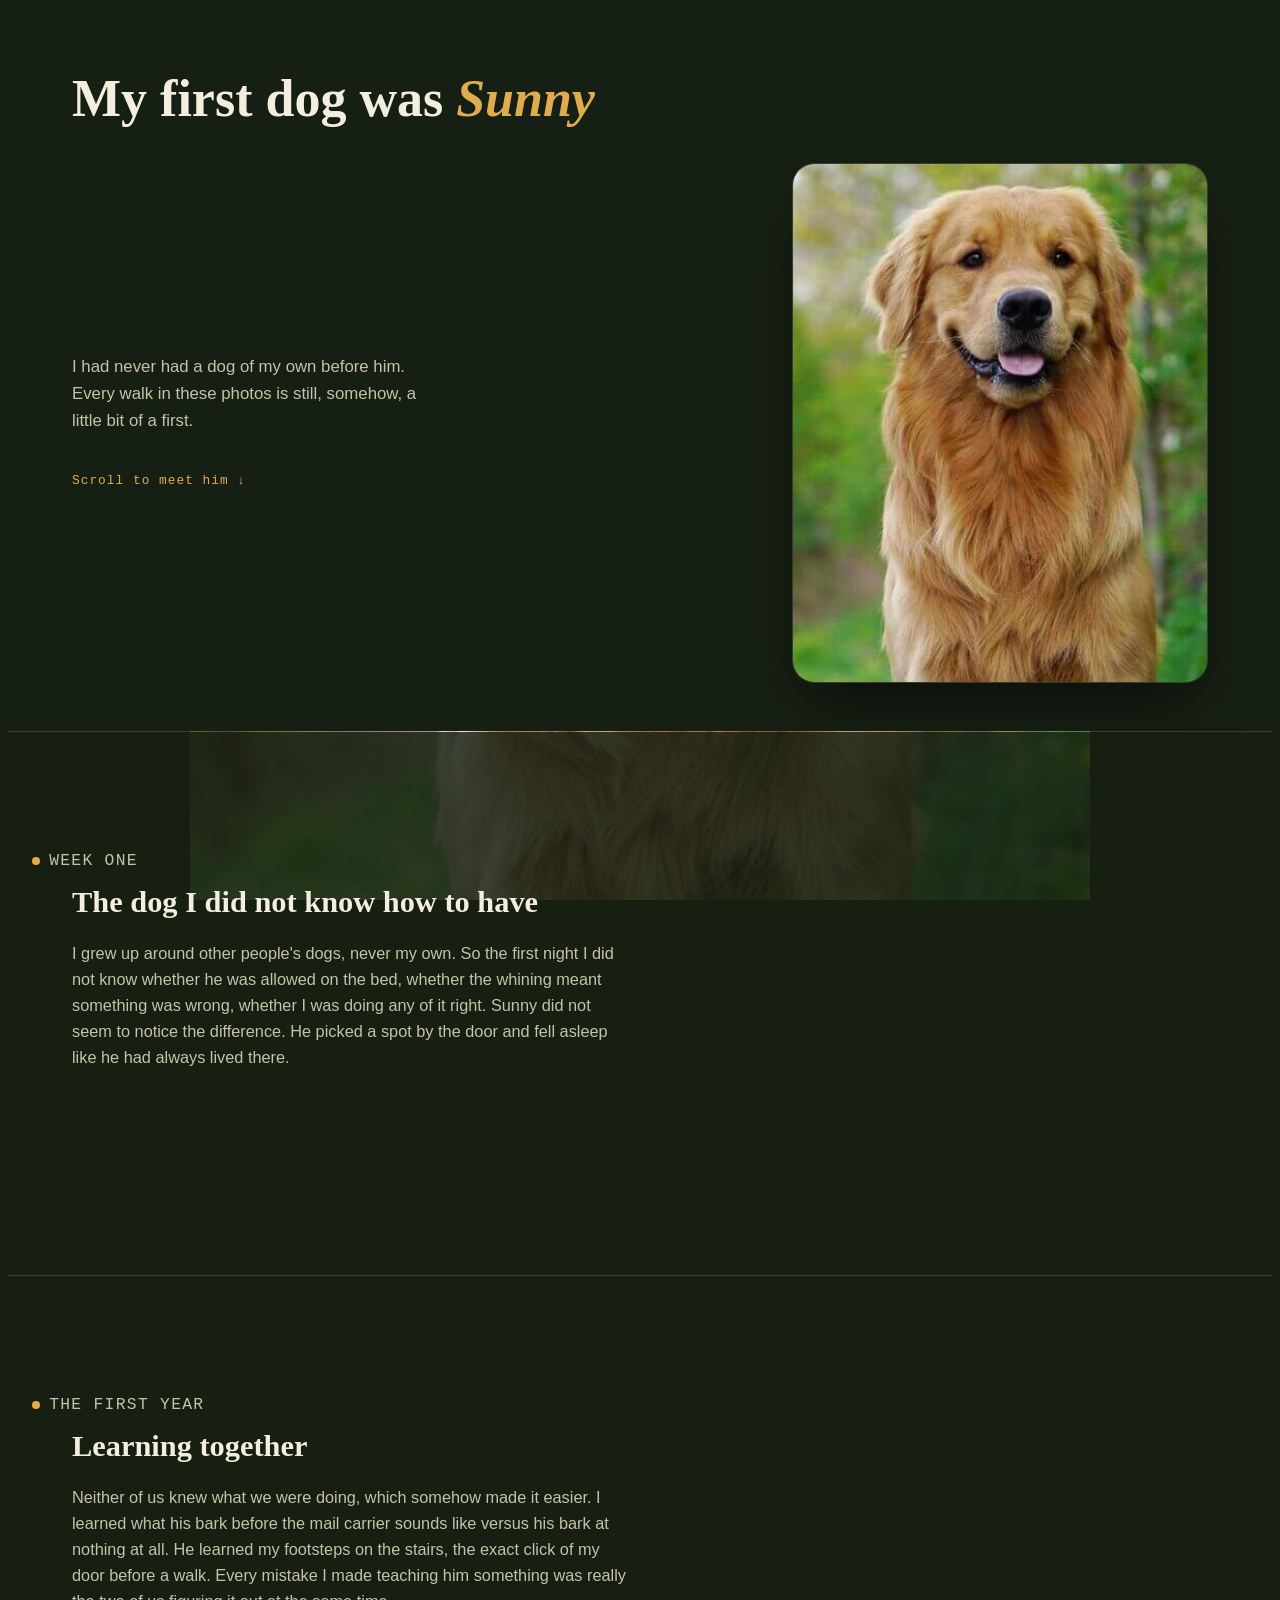
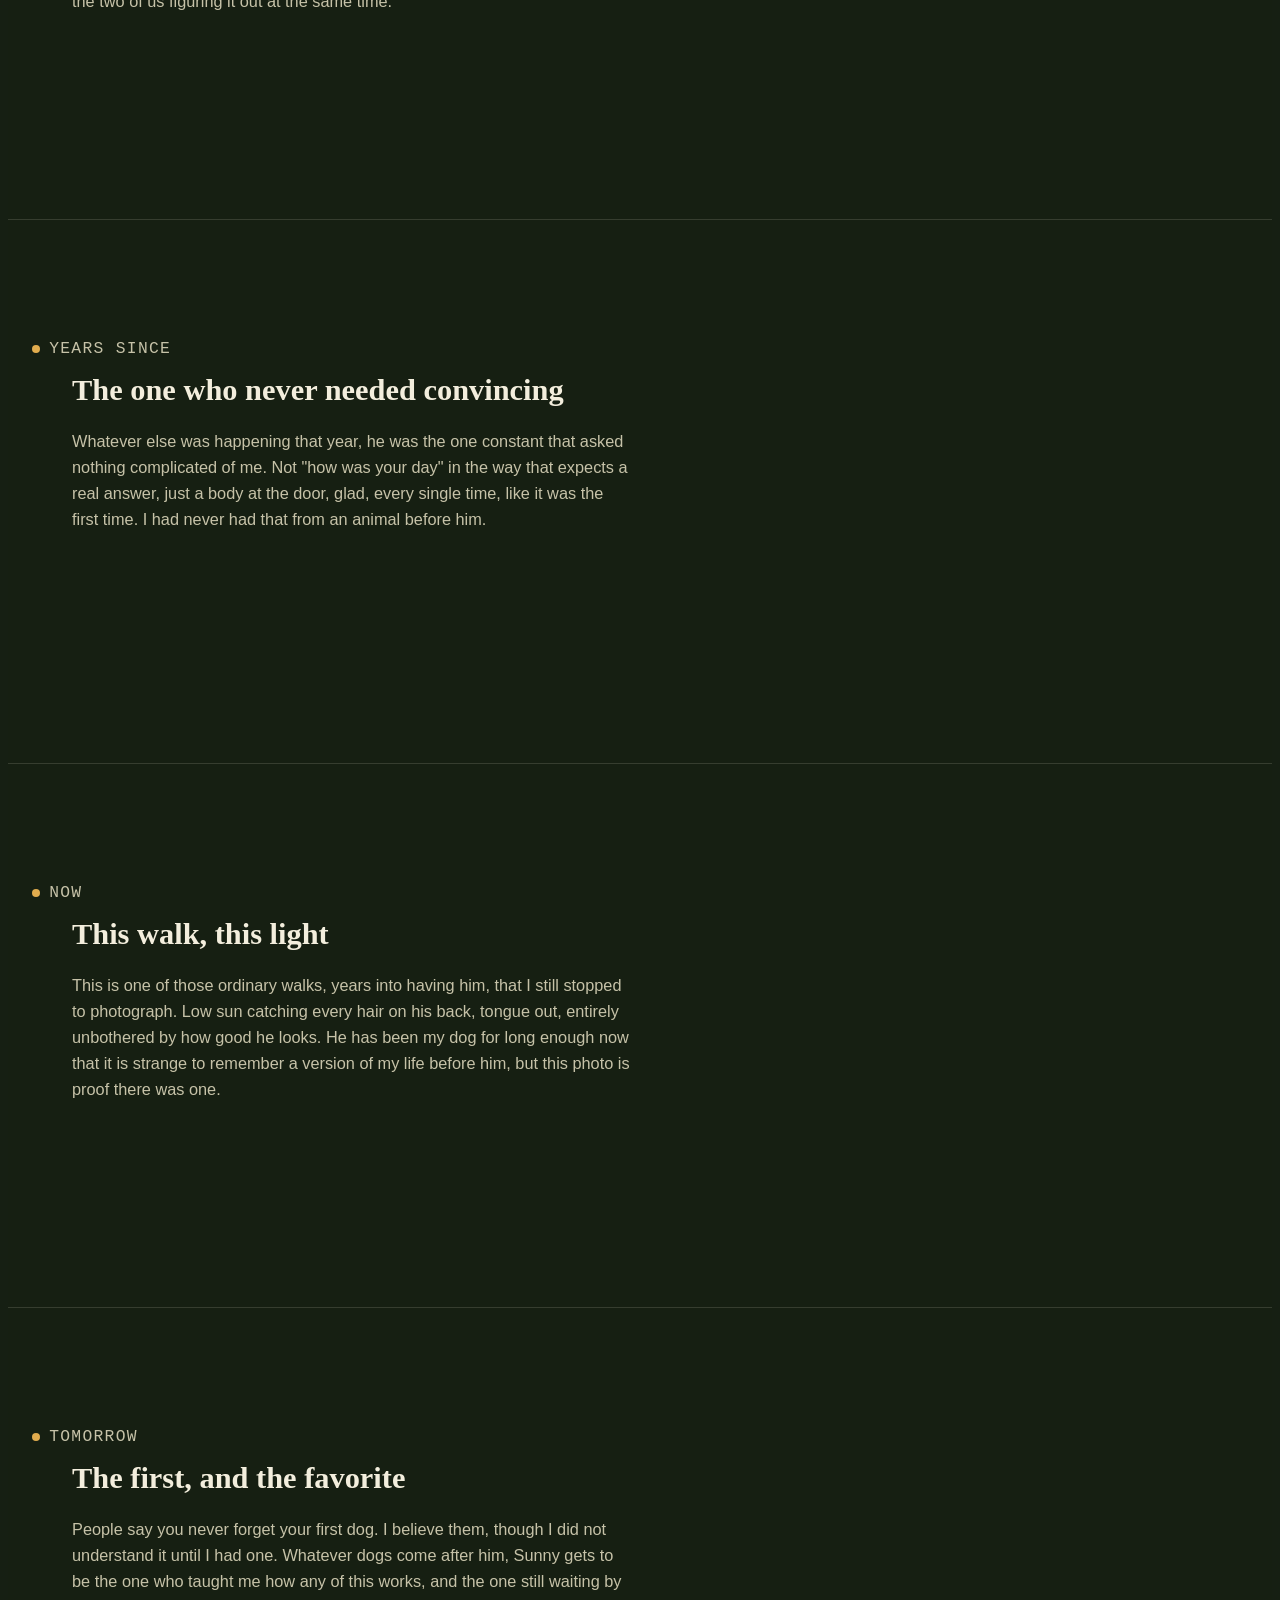
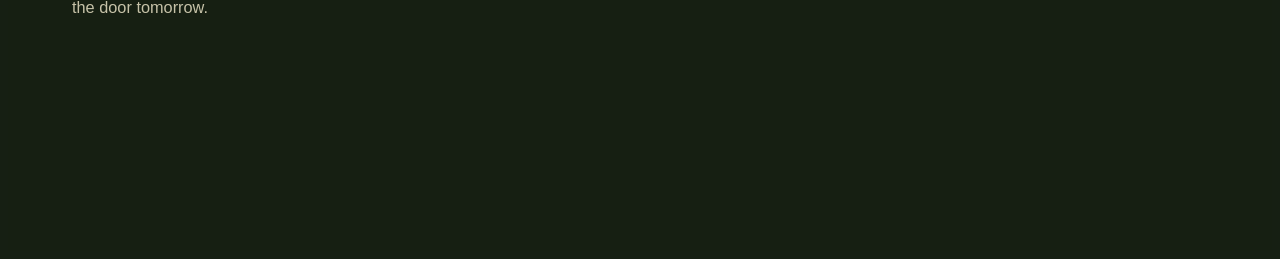
<file: index.html>
<!DOCTYPE html>
<html lang="en">
<head>
<meta charset="UTF-8">
<meta name="viewport" content="width=device-width, initial-scale=1.0">
<title>Sunny's Golden Hour</title>
<meta name="description" content="My first scroll story: a one-page site about the first dog I ever had, using the classic CSS background-attachment: fixed parallax technique.">
<link rel="stylesheet" href="style.css">
</head>
<body>
<header class="hero wrap">
  <h1>My first dog was <em>Sunny</em></h1>
  <div class="hero-grid">
    <div class="hero-copy">
      <p>I had never had a dog of my own before him. Every walk in these photos is still, somehow, a little bit of a first.</p>
      <p class="cue">Scroll to meet him ↓</p>
    </div>
    <div class="portrait">
      <img src="golden-retriever-dog-breed-info.jpeg" alt="A golden retriever standing in dappled forest light, tongue out and smiling toward the camera.">
    </div>
  </div>
</header>

<main>

  <section class="scene" data-tone="morning">
    <div class="scene-scrim"></div>
    <p class="scene-time"><span class="dot"></span>Week one</p>
    <div class="wrap">
      <div class="scene-content">
        <h2>The dog I did not know how to have</h2>
        <p>I grew up around other people's dogs, never my own. So the first night I did not know whether he was allowed on the bed, whether the whining meant something was wrong, whether I was doing any of it right. Sunny did not seem to notice the difference. He picked a spot by the door and fell asleep like he had always lived there.</p>
      </div>
    </div>
  </section>

  <section class="scene" data-tone="midday">
    <div class="scene-scrim"></div>
    <p class="scene-time"><span class="dot"></span>The first year</p>
    <div class="wrap">
      <div class="scene-content">
        <h2>Learning together</h2>
        <p>Neither of us knew what we were doing, which somehow made it easier. I learned what his bark before the mail carrier sounds like versus his bark at nothing at all. He learned my footsteps on the stairs, the exact click of my door before a walk. Every mistake I made teaching him something was really the two of us figuring it out at the same time.</p>
      </div>
    </div>
  </section>

  <section class="scene" data-tone="afternoon">
    <div class="scene-scrim"></div>
    <p class="scene-time"><span class="dot"></span>Years since</p>
    <div class="wrap">
      <div class="scene-content">
        <h2>The one who never needed convincing</h2>
        <p>Whatever else was happening that year, he was the one constant that asked nothing complicated of me. Not "how was your day" in the way that expects a real answer, just a body at the door, glad, every single time, like it was the first time. I had never had that from an animal before him.</p>
      </div>
    </div>
  </section>

  <section class="scene" data-tone="evening">
    <div class="scene-scrim"></div>
    <p class="scene-time"><span class="dot"></span>Now</p>
    <div class="wrap">
      <div class="scene-content">
        <h2>This walk, this light</h2>
        <p>This is one of those ordinary walks, years into having him, that I still stopped to photograph. Low sun catching every hair on his back, tongue out, entirely unbothered by how good he looks. He has been my dog for long enough now that it is strange to remember a version of my life before him, but this photo is proof there was one.</p>
      </div>
    </div>
  </section>

  <section class="scene" data-tone="closing">
    <div class="scene-scrim"></div>
    <p class="scene-time"><span class="dot"></span>Tomorrow</p>
    <div class="wrap">
      <div class="scene-content">
        <h2>The first, and the favorite</h2>
        <p>People say you never forget your first dog. I believe them, though I did not understand it until I had one. Whatever dogs come after him, Sunny gets to be the one who taught me how any of this works, and the one still waiting by the door tomorrow.</p>
      </div>
    </div>
  </section>

</main>

</body>
</html>
</file>
<file: style.css>
:root{
    --bg:#161F13;
    --ink:#F3EEDD;
    --ink-dim:#C6C2A8;
    --gold:#E1AC4E;
    --moss:#7E9B68;
    --line:rgba(243,238,221,0.14);
    --serif:serif;
    --sans:sans-serif;
    --mono:monospace;
  }

  *{ box-sizing:border-box; }
  body{
    background:var(--bg);
    color:var(--ink);
    font-family:var(--sans);
    line-height:1.6;
    -webkit-font-smoothing:antialiased;
  }
  h1,h2{
    font-family:var(--serif);
    font-weight:600;
    margin:0;
  }
  p{ margin:0; }
  a{ color:inherit; }
  ::selection{ background:var(--gold); color:#1B2116; }

  .wrap{
    max-width:74rem;
    margin-inline:auto;
    padding-inline:1.5rem;
  }

  /* ---------- hero ---------- */
  .hero{
    padding-block:4rem 3rem;
    position:relative;
  }
  .hero .eyebrow{
    font-family:var(--mono);
    font-size:0.75rem;
    letter-spacing:0.16em;
    text-transform:uppercase;
    color:var(--moss);
    display:flex;
    align-items:center;
    gap:0.6em;
    margin-bottom:1.1rem;
  }
  .hero .eyebrow::before{
    content:"";
    width:2.4em; height:1px;
    background:var(--moss);
    display:inline-block;
  }
  .hero h1{
    font-size:3.25rem;
    line-height:1.05;
    color:var(--ink);
  }
  .hero h1 em{
    font-style:italic;
    color:var(--gold);
  }
  .hero-grid{
    display:flex;
    flex-wrap:wrap;
    justify-content:space-between;
    align-items:center;
    gap:2.5rem;
    margin-top:2.25rem;
  }
  .hero-copy{
    flex:1 1 20rem;
  }
  .portrait{
    flex:1 1 16rem;
  }
  .hero-copy p{
    font-size:1.05rem;
    color:var(--ink-dim);
    max-width:22rem;
  }
  .hero-copy .cue{
    margin-top:2.25rem;
    font-family:var(--mono);
    font-size:0.8rem;
    letter-spacing:0.08em;
    color:var(--gold);
  }
  .portrait{
    position:relative;
    aspect-ratio:4/5;
    border-radius:1.4rem;
    overflow:hidden;
    box-shadow:0 30px 60px -20px rgba(0,0,0,0.6);
    border:1px solid var(--line);
    max-width:26rem;
    margin-inline:auto;
  }
  .portrait img{
    width:100%; height:100%;
    object-fit:cover;
    display:block;
  }
  @media (max-width:760px){
    .hero h1{ font-size:2.4rem; }
    .hero-grid{ gap:1.5rem; }
    .portrait{ order:-1; max-width:20rem; flex-basis:100%; }
  }

  /* ---------- scenes ---------- */
  /* Parallax technique: background-image + background-attachment: fixed
     directly on the section, so the photo stays put in the viewport while
     the section itself (and its text) scrolls over it. */
  .scene{
    position:relative;
    isolation:isolate;
    min-height:34rem;
    padding-block:6rem;
    overflow:hidden;
    border-top:1px solid var(--line);
    background-image:url("golden-retriever-dog-breed-info.jpeg");
    background-repeat:no-repeat;
    background-position:center;
    background-size:contain;
    background-color:var(--bg);
    background-attachment:fixed;
  }
  @media (max-width:760px){
    /* fixed backgrounds are unreliable on touch scrolling, so scroll normally on small screens */
    .scene{ background-attachment:scroll; min-height:28rem; }
  }

  .scene-scrim{
    position:absolute;
    inset:0;
    z-index:-1;
    background:rgba(22,31,19,0.82);
  }

  .scene-time{
    position:sticky;
    top:calc(env(safe-area-inset-top, 0px) + 1.25rem);
    z-index:5;
    display:flex;
    width:fit-content;
    align-items:center;
    gap:0.55em;
    margin:0 0 0 1.5rem;
    font-family:var(--mono);
    font-size:0.75rem;
    letter-spacing:0.08em;
    text-transform:uppercase;
    color:var(--gold);
  }
  .scene-time .dot{
    width:0.5em; height:0.5em;
    border-radius:50%;
    background:var(--gold);
    display:inline-block;
  }

  .scene-content{
    position:relative;
    max-width:35rem;
    margin-top:1.5rem;
  }

  .scene h2{
    font-size:1.9rem;
    color:var(--ink);
    margin-bottom:0.85rem;
  }
  .scene p{
    color:var(--ink-dim);
    font-size:1.02rem;
    max-width:36rem;
  }

  @media (max-width:760px){
    .scene{ padding-block:4rem; }
    .scene h2{ font-size:1.6rem; }
    .scene-time{ margin-left:1rem; }
  }
</file>
